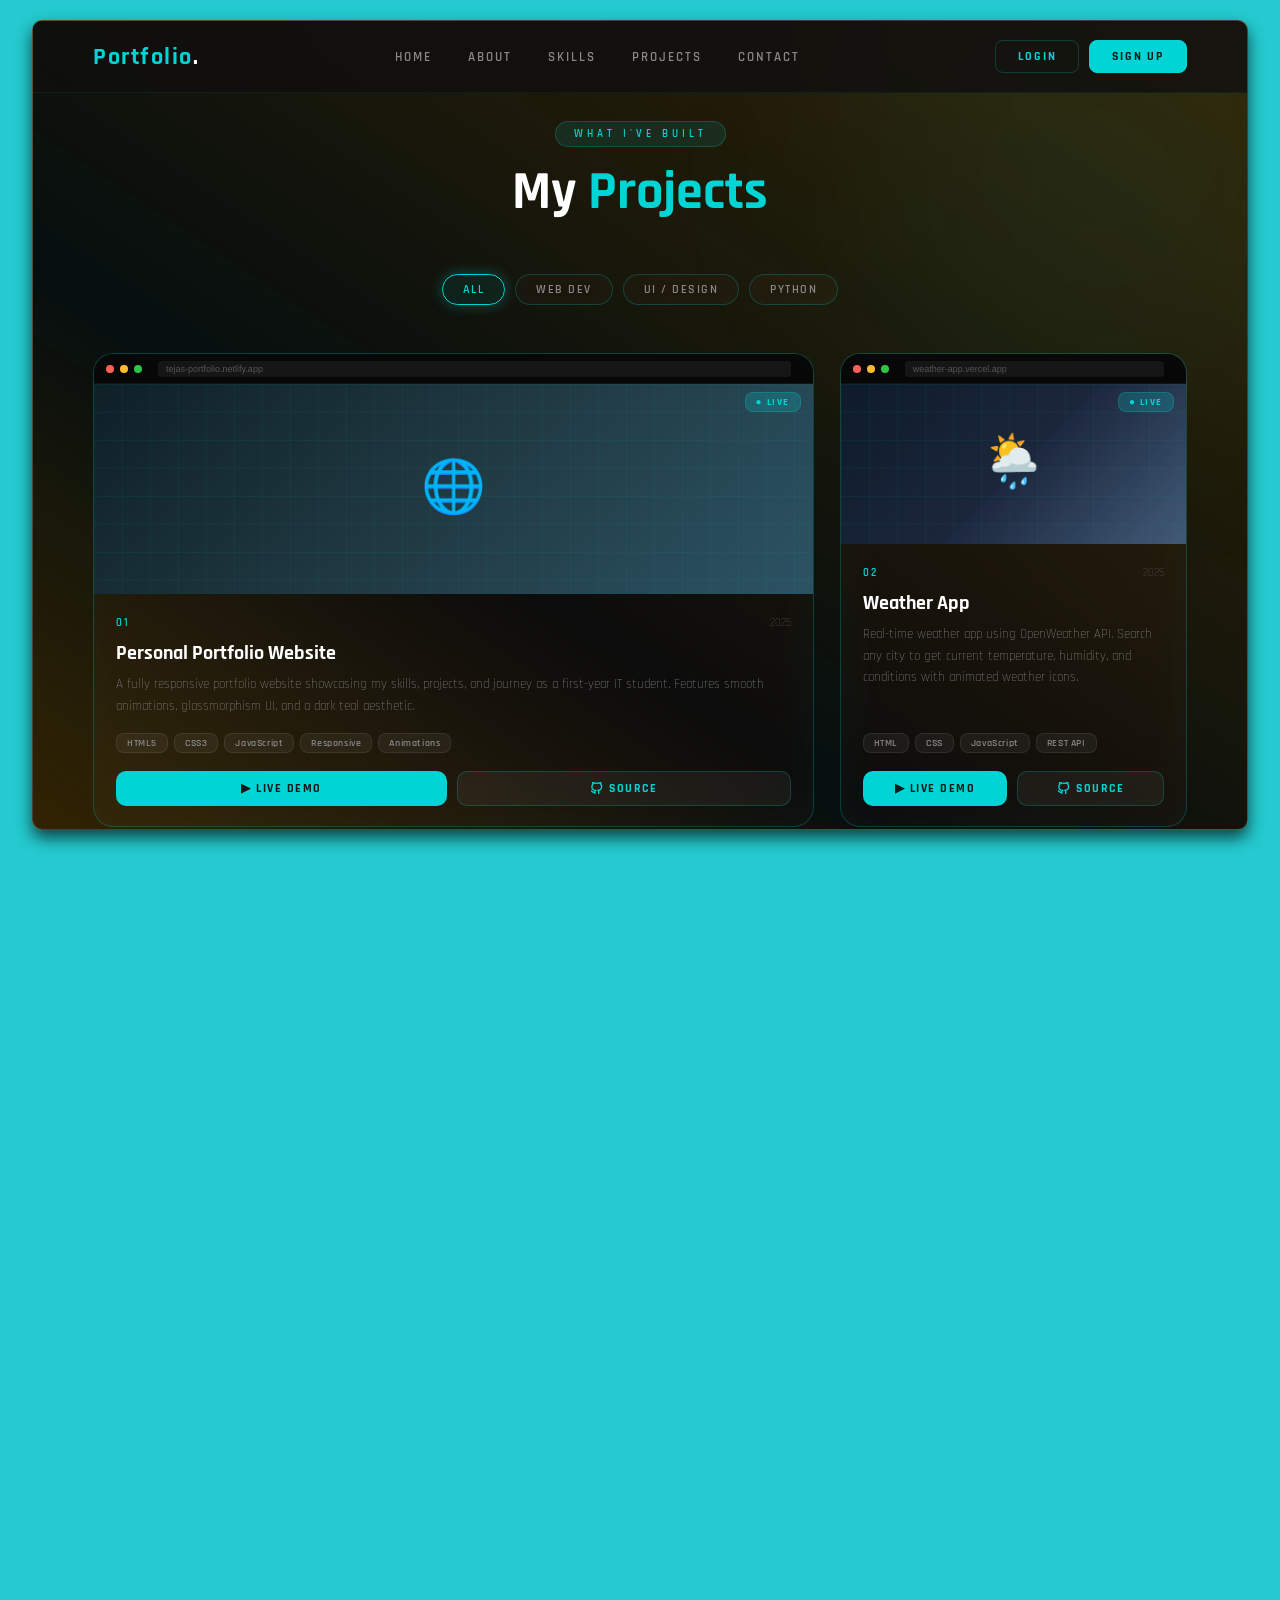
<file: projects.html>
<!DOCTYPE html>
<html lang="en">

<head>
    <meta charset="UTF-8" />
    <meta name="viewport" content="width=device-width, initial-scale=1.0" />
    <title>Click n Code — Tejas Jalit</title>

    <!-- Google Font -->
    <link href="https://fonts.googleapis.com/css2?family=Poppins:wght@400;500;600;700&display=swap" rel="stylesheet">

    <!-- CSS Files -->
    <link rel="stylesheet" href="css/style.css" />
    <link rel="stylesheet" href="css/resposive.css" />
</head>
  <style>
    *, *::before, *::after { box-sizing: border-box; margin: 0; padding: 0; }

    :root {
      --bg:            #02d4eb;
      --card-bg:      rgba(255,255,255,0.03);
      --cyan:         #00d4d4;
      --cyan-dim:     rgba(0,212,212,0.12);
      --cyan-glow:    rgba(0,212,212,0.30);
      --cyan-border:  rgba(0,212,212,0.22);
      --text:         #e8e8e8;
      --muted:        #777;
      --muted2:       #555;
    }

    /* body {
      background: var(--bg);
      font-family: 'Exo 2', sans-serif;
      color: var(--text);
      min-height: 100vh;
    } */

    /* ── SECTION ─────────────────────────────── */
    .projects-section {
      position: relative;
      padding: 100px 60px;
      overflow: hidden;

    }
    

    /* ambient blobs */
    .projects-section::before,
    .projects-section::after {
      content: '';
      position: absolute;
      border-radius: 50%;
      filter: blur(100px);
      pointer-events: none;
      z-index: 0;
    }
    .projects-section::before {
      width: 500px; height: 500px;
      background: rgba(0,212,212,0.055);
      top: -100px; right: -100px;
    }
    .projects-section::after {
      width: 350px; height: 350px;
      background: rgba(0,212,212,0.04);
      bottom: 0; left: -60px;
    }

    /* ── HEADER ──────────────────────────────── */
    .section-header {
      position: relative; z-index: 1;
      text-align: center;
      margin-bottom: 52px;
    }
    .section-tag {
      display: inline-block;
      font-family: 'Rajdhani', sans-serif;
      font-size: 11px; font-weight: 600;
      letter-spacing: 4px; text-transform: uppercase;
      color: var(--cyan);
      border: 1px solid var(--cyan-border);
      background: var(--cyan-dim);
      padding: 5px 18px; border-radius: 20px;
      margin-bottom: 16px;
    }
    .section-title {
      font-family: 'Rajdhani', sans-serif;
      font-size: clamp(36px, 5vw, 54px);
      font-weight: 700; color: #fff; line-height: 1.1;
    }
    .section-title span { color: var(--cyan); }
    .section-subtitle {
      margin-top: 12px; font-size: 15px;
      color: var(--muted); font-weight: 300;
      max-width: 500px; margin-inline: auto; line-height: 1.7;
    }
    .divider {
      width: 60px; height: 3px;
      background: linear-gradient(90deg, transparent, var(--cyan), transparent);
      margin: 20px auto 0; border-radius: 2px;
    }

    /* ── FILTER TABS ─────────────────────────── */
    .filter-tabs {
      position: relative; z-index: 1;
      display: flex; justify-content: center;
      gap: 10px; flex-wrap: wrap;
      margin-bottom: 48px;
    }
    .ftab {
      font-family: 'Rajdhani', sans-serif;
      font-size: 12px; font-weight: 600;
      letter-spacing: 1.5px; text-transform: uppercase;
      padding: 7px 20px; border-radius: 24px;
      border: 1px solid var(--cyan-border);
      background: var(--card-bg);
      color: var(--muted); cursor: pointer;
      transition: all 0.28s;
      backdrop-filter: blur(10px);
    }
    .ftab:hover, .ftab.active {
      background: var(--cyan-dim);
      border-color: var(--cyan);
      color: var(--cyan);
      box-shadow: 0 0 14px var(--cyan-glow);
    }

    /* ── GRID ────────────────────────────────── */
    .projects-grid {
      position: relative; z-index: 1;
      display: grid;
      grid-template-columns: repeat(3, 1fr);
      gap: 26px;
    }

    /* featured card spans 2 cols */
    .project-card.featured {
      grid-column: span 2;
    }

    /* ── CARD ────────────────────────────────── */
    .project-card {
      background: var(--card-bg);
      border: 1px solid var(--cyan-border);
      border-radius: 20px;
      overflow: hidden;
      backdrop-filter: blur(18px);
      -webkit-backdrop-filter: blur(18px);
      position: relative;
      display: flex; flex-direction: column;
      transition: transform 0.35s ease, box-shadow 0.35s ease, border-color 0.35s ease;
      animation: cardIn 0.55s ease both;
    }
    .project-card:nth-child(1){animation-delay:0.05s}
    .project-card:nth-child(2){animation-delay:0.12s}
    .project-card:nth-child(3){animation-delay:0.19s}
    .project-card:nth-child(4){animation-delay:0.26s}
    .project-card:nth-child(5){animation-delay:0.33s}

    @keyframes cardIn {
      from { opacity:0; transform:translateY(30px); }
      to   { opacity:1; transform:translateY(0);    }
    }

    .project-card:hover {
      transform: translateY(-8px);
      border-color: var(--cyan);
      box-shadow: 0 16px 48px rgba(0,212,212,0.14), 0 0 0 1px rgba(0,212,212,0.08);
    }

    /* ── MOCK BROWSER PREVIEW ────────────────── */
    .card-preview {
      position: relative;
      height: 190px;
      overflow: hidden;
      background: #111;
      flex-shrink: 0;
    }
    .featured .card-preview { height: 240px; }

    /* browser chrome bar */
    .browser-bar {
      position: absolute; top: 0; left: 0; right: 0;
      height: 30px;
      background: rgba(0,0,0,0.55);
      display: flex; align-items: center;
      padding: 0 12px; gap: 6px;
      z-index: 2; backdrop-filter: blur(4px);
      border-bottom: 1px solid rgba(255,255,255,0.05);
    }
    .dot {
      width: 8px; height: 8px; border-radius: 50%;
    }
    .dot-r { background: #ff5f57; }
    .dot-y { background: #febc2e; }
    .dot-g { background: #28c840; }
    .url-bar {
      flex: 1; margin: 0 10px;
      background: rgba(255,255,255,0.06);
      border-radius: 4px; height: 16px;
      display: flex; align-items: center;
      padding: 0 8px;
      font-size: 9px; color: var(--muted2);
      font-family: 'Exo 2', sans-serif;
      overflow: hidden; white-space: nowrap;
    }

    /* project visual fill */
    .preview-visual {
      position: absolute;
      inset: 30px 0 0 0;
      display: flex; align-items: center; justify-content: center;
      font-size: 52px;
      transition: transform 0.5s ease;
    }
    .project-card:hover .preview-visual { transform: scale(1.08); }

    /* each project gets a unique gradient BG */
    .p1 .preview-visual { background: linear-gradient(135deg,#0f2027,#203a43,#2c5364); }
    .p2 .preview-visual { background: linear-gradient(135deg,#0d1b2a,#1b263b,#415a77); }
    .p3 .preview-visual { background: linear-gradient(135deg,#1a0533,#2d1b69,#11998e); }
    .p4 .preview-visual { background: linear-gradient(135deg,#0f3443,#34e89e22,#0f3443); }
    .p5 .preview-visual { background: linear-gradient(135deg,#1c1c1c,#2e2e2e,#003333); }

    /* grid pattern overlay */
    .preview-visual::before {
      content: '';
      position: absolute; inset: 0;
      background-image:
        linear-gradient(rgba(0,212,212,0.05) 1px, transparent 1px),
        linear-gradient(90deg, rgba(0,212,212,0.05) 1px, transparent 1px);
      background-size: 28px 28px;
    }

    /* corner badge */
    .badge {
      position: absolute; top: 38px; right: 12px;
      font-family: 'Rajdhani', sans-serif;
      font-size: 10px; font-weight: 700;
      letter-spacing: 1.5px; text-transform: uppercase;
      padding: 3px 10px; border-radius: 8px;
      z-index: 3;
    }
    .badge-live  { background:rgba(0,212,212,0.2); color:var(--cyan); border:1px solid var(--cyan-border); }
    .badge-wip   { background:rgba(255,193,7,0.15); color:#ffc107;    border:1px solid rgba(255,193,7,0.3); }
    .badge-demo  { background:rgba(180,0,255,0.15); color:#cc55ff;    border:1px solid rgba(180,0,255,0.3); }

    /* ── CARD BODY ───────────────────────────── */
    .card-body {
      padding: 22px 22px 20px;
      display: flex; flex-direction: column;
      flex: 1;
    }
    .card-meta {
      display: flex; align-items: center;
      justify-content: space-between;
      margin-bottom: 10px;
    }
    .proj-num {
      font-family: 'Rajdhani', sans-serif;
      font-size: 11px; font-weight: 600;
      color: var(--cyan); letter-spacing: 2px;
    }
    .proj-year {
      font-size: 11px; color: var(--muted2);
      font-weight: 300;
    }
    .proj-title {
      font-family: 'Rajdhani', sans-serif;
      font-size: 20px; font-weight: 700; color: #fff;
      margin-bottom: 8px;
      transition: color 0.25s;
    }
    .project-card:hover .proj-title { color: var(--cyan); }
    .proj-desc {
      font-size: 13px; color: var(--muted);
      line-height: 1.65; font-weight: 300;
      flex: 1; margin-bottom: 16px;
    }

    /* tech pills */
    .tech-stack {
      display: flex; flex-wrap: wrap; gap: 6px;
      margin-bottom: 18px;
    }
    .tech-pill {
      font-size: 10px; font-weight: 600;
      letter-spacing: 0.6px;
      padding: 3px 10px; border-radius: 8px;
      background: rgba(255,255,255,0.05);
      border: 1px solid rgba(255,255,255,0.08);
      color: var(--muted);
      transition: all 0.25s;
    }
    .project-card:hover .tech-pill {
      background: var(--cyan-dim);
      border-color: rgba(0,212,212,0.28);
      color: var(--cyan);
    }

    /* action buttons */
    .card-actions {
      display: flex; gap: 10px;
    }
    .btn-demo, .btn-code {
      flex: 1;
      font-family: 'Rajdhani', sans-serif;
      font-size: 12px; font-weight: 700;
      letter-spacing: 1.5px; text-transform: uppercase;
      padding: 9px 0; border-radius: 10px;
      cursor: pointer; border: none;
      text-decoration: none; text-align: center;
      transition: all 0.28s;
      display: flex; align-items: center; justify-content: center; gap: 6px;
    }
    .btn-demo {
      background: var(--cyan);
      color: #0d1a1a;
    }
    .btn-demo:hover {
      background: #00ffff;
      box-shadow: 0 0 20px var(--cyan-glow);
      transform: translateY(-2px);
    }
    .btn-code {
      background: rgba(255,255,255,0.05);
      border: 1px solid var(--cyan-border);
      color: var(--cyan);
    }
    .btn-code:hover {
      background: var(--cyan-dim);
      border-color: var(--cyan);
      transform: translateY(-2px);
    }

    /* ── CTA ROW ─────────────────────────────── */
    .cta-row {
      position: relative; z-index: 1;
      text-align: center; margin-top: 56px;
    }
    .cta-text {
      font-size: 14px; color: var(--muted);
      margin-bottom: 18px; font-weight: 300;
    }
    .btn-github {
      display: inline-flex; align-items: center; gap: 10px;
      font-family: 'Rajdhani', sans-serif;
      font-size: 13px; font-weight: 700;
      letter-spacing: 2px; text-transform: uppercase;
      padding: 13px 36px; border-radius: 50px;
      border: 1px solid var(--cyan-border);
      background: var(--card-bg);
      color: var(--cyan); cursor: pointer;
      text-decoration: none;
      backdrop-filter: blur(10px);
      transition: all 0.3s;
    }
    .btn-github:hover {
      background: var(--cyan-dim);
      border-color: var(--cyan);
      box-shadow: 0 0 26px var(--cyan-glow);
      transform: translateY(-3px);
    }
    .gh-icon { font-size: 18px; }

    /* ── RESPONSIVE ──────────────────────────── */
    @media (max-width: 900px) {
      .projects-grid { grid-template-columns: 1fr 1fr; }
      .project-card.featured { grid-column: span 2; }
    }
    @media (max-width: 600px) {
      .projects-section { padding: 70px 20px; }
      .projects-grid { grid-template-columns: 1fr; }
      .project-card.featured { grid-column: span 1; }
    }
  </style>
<body>
    <div class="container scroll-box" >
        <!-- Navbar -->
  <div id="navbar"></div>

<script>
fetch("navbar.html")
  .then(response => response.text())
  .then(data => {
    document.getElementById("navbar").innerHTML = data;
  });
</script>

  <section class="projects-section" id="projects">

  <!-- Header -->
  <div class="section-header">
    <div class="section-tag">What I've Built</div>
    <h2 class="section-title">My <span>Projects</span></h2>
    <!-- <p class="section-subtitle">A collection of things I've designed and built while learning web development.</p> -->
    <!-- <div class="divider"></div> -->
  </div>

  <!-- Filter Tabs -->
  <div class="filter-tabs" id="filterTabs">
    <button class="ftab active" data-filter="all">All</button>
    <button class="ftab" data-filter="web">Web Dev</button>
    <button class="ftab" data-filter="ui">UI / Design</button>
    <button class="ftab" data-filter="python">Python</button>
  </div>

  <!-- Projects Grid -->
  <div class="projects-grid" id="projectsGrid">

    <!-- Card 1 – Featured -->
    <div class="project-card p1 featured" data-cat="web">
      <div class="card-preview">
        <div class="browser-bar">
          <div class="dot dot-r"></div>
          <div class="dot dot-y"></div>
          <div class="dot dot-g"></div>
          <div class="url-bar">tejas-portfolio.netlify.app</div>
        </div>
        <div class="preview-visual">🌐</div>
        <span class="badge badge-live">● Live</span>
      </div>
      <div class="card-body">
        <div class="card-meta">
          <span class="proj-num">01</span>
          <span class="proj-year">2025</span>
        </div>
        <div class="proj-title">Personal Portfolio Website</div>
        <div class="proj-desc">A fully responsive portfolio website showcasing my skills, projects, and journey as a first-year IT student. Features smooth animations, glassmorphism UI, and a dark teal aesthetic.</div>
        <div class="tech-stack">
          <span class="tech-pill">HTML5</span>
          <span class="tech-pill">CSS3</span>
          <span class="tech-pill">JavaScript</span>
          <span class="tech-pill">Responsive</span>
          <span class="tech-pill">Animations</span>
        </div>
        <div class="card-actions">
          <a href="#" class="btn-demo">▶ Live Demo</a>
          <a href="#" class="btn-code">
            <svg width="13" height="13" viewBox="0 0 24 24" fill="none" stroke="currentColor" stroke-width="2.5"><path d="M9 19c-5 1.5-5-2.5-7-3m14 6v-3.87a3.37 3.37 0 0 0-.94-2.61c3.14-.35 6.44-1.54 6.44-7A5.44 5.44 0 0 0 20 4.77 5.07 5.07 0 0 0 19.91 1S18.73.65 16 2.48a13.38 13.38 0 0 0-7 0C6.27.65 5.09 1 5.09 1A5.07 5.07 0 0 0 5 4.77a5.44 5.44 0 0 0-1.5 3.78c0 5.42 3.3 6.61 6.44 7A3.37 3.37 0 0 0 9 18.13V22"/></svg>
            Source
          </a>
        </div>
      </div>
    </div>

    <!-- Card 2 -->
    <div class="project-card p2" data-cat="web">
      <div class="card-preview">
        <div class="browser-bar">
          <div class="dot dot-r"></div>
          <div class="dot dot-y"></div>
          <div class="dot dot-g"></div>
          <div class="url-bar">weather-app.vercel.app</div>
        </div>
        <div class="preview-visual">🌦️</div>
        <span class="badge badge-live">● Live</span>
      </div>
      <div class="card-body">
        <div class="card-meta">
          <span class="proj-num">02</span>
          <span class="proj-year">2025</span>
        </div>
        <div class="proj-title">Weather App</div>
        <div class="proj-desc">Real-time weather app using OpenWeather API. Search any city to get current temperature, humidity, and conditions with animated weather icons.</div>
        <div class="tech-stack">
          <span class="tech-pill">HTML</span>
          <span class="tech-pill">CSS</span>
          <span class="tech-pill">JavaScript</span>
          <span class="tech-pill">REST API</span>
        </div>
        <div class="card-actions">
          <a href="#" class="btn-demo">▶ Live Demo</a>
          <a href="#" class="btn-code">
            <svg width="13" height="13" viewBox="0 0 24 24" fill="none" stroke="currentColor" stroke-width="2.5"><path d="M9 19c-5 1.5-5-2.5-7-3m14 6v-3.87a3.37 3.37 0 0 0-.94-2.61c3.14-.35 6.44-1.54 6.44-7A5.44 5.44 0 0 0 20 4.77 5.07 5.07 0 0 0 19.91 1S18.73.65 16 2.48a13.38 13.38 0 0 0-7 0C6.27.65 5.09 1 5.09 1A5.07 5.07 0 0 0 5 4.77a5.44 5.44 0 0 0-1.5 3.78c0 5.42 3.3 6.61 6.44 7A3.37 3.37 0 0 0 9 18.13V22"/></svg>
            Source
          </a>
        </div>
      </div>
    </div>

    <!-- Card 3 -->
    <div class="project-card p3" data-cat="ui">
      <div class="card-preview">
        <div class="browser-bar">
          <div class="dot dot-r"></div>
          <div class="dot dot-y"></div>
          <div class="dot dot-g"></div>
          <div class="url-bar">figma.com/tejas-ui-kit</div>
        </div>
        <div class="preview-visual">🎨</div>
        <span class="badge badge-demo">✦ Design</span>
      </div>
      <div class="card-body">
        <div class="card-meta">
          <span class="proj-num">03</span>
          <span class="proj-year">2025</span>
        </div>
        <div class="proj-title">UI Component Kit</div>
        <div class="proj-desc">A Figma-designed set of reusable UI components — buttons, cards, navbars — built for modern dark-themed web apps.</div>
        <div class="tech-stack">
          <span class="tech-pill">Figma</span>
          <span class="tech-pill">UI/UX</span>
          <span class="tech-pill">Design System</span>
        </div>
        <div class="card-actions">
          <a href="#" class="btn-demo">▶ View Design</a>
          <a href="#" class="btn-code">
            <svg width="13" height="13" viewBox="0 0 24 24" fill="none" stroke="currentColor" stroke-width="2.5"><path d="M9 19c-5 1.5-5-2.5-7-3m14 6v-3.87a3.37 3.37 0 0 0-.94-2.61c3.14-.35 6.44-1.54 6.44-7A5.44 5.44 0 0 0 20 4.77 5.07 5.07 0 0 0 19.91 1S18.73.65 16 2.48a13.38 13.38 0 0 0-7 0C6.27.65 5.09 1 5.09 1A5.07 5.07 0 0 0 5 4.77a5.44 5.44 0 0 0-1.5 3.78c0 5.42 3.3 6.61 6.44 7A3.37 3.37 0 0 0 9 18.13V22"/></svg>
            Source
          </a>
        </div>
      </div>
    </div>

    <!-- Card 4 -->
    <div class="project-card p4" data-cat="python">
      <div class="card-preview">
        <div class="browser-bar">
          <div class="dot dot-r"></div>
          <div class="dot dot-y"></div>
          <div class="dot dot-g"></div>
          <div class="url-bar">github.com/tejas/quiz-app</div>
        </div>
        <div class="preview-visual">🐍</div>
        <span class="badge badge-wip">◎ WIP</span>
      </div>
      <div class="card-body">
        <div class="card-meta">
          <span class="proj-num">04</span>
          <span class="proj-year">2026</span>
        </div>
        <div class="proj-title">Python Quiz App</div>
        <div class="proj-desc">A terminal-based quiz application built with Python. Tracks scores, randomizes questions, and supports multiple categories.</div>
        <div class="tech-stack">
          <span class="tech-pill">Python</span>
          <span class="tech-pill">OOP</span>
          <span class="tech-pill">CLI</span>
          <span class="tech-pill">File I/O</span>
        </div>
        <div class="card-actions">
          <a href="#" class="btn-demo">▶ See Demo</a>
          <a href="#" class="btn-code">
            <svg width="13" height="13" viewBox="0 0 24 24" fill="none" stroke="currentColor" stroke-width="2.5"><path d="M9 19c-5 1.5-5-2.5-7-3m14 6v-3.87a3.37 3.37 0 0 0-.94-2.61c3.14-.35 6.44-1.54 6.44-7A5.44 5.44 0 0 0 20 4.77 5.07 5.07 0 0 0 19.91 1S18.73.65 16 2.48a13.38 13.38 0 0 0-7 0C6.27.65 5.09 1 5.09 1A5.07 5.07 0 0 0 5 4.77a5.44 5.44 0 0 0-1.5 3.78c0 5.42 3.3 6.61 6.44 7A3.37 3.37 0 0 0 9 18.13V22"/></svg>
            Source
          </a>
        </div>
      </div>
    </div>

    <!-- Card 5 -->
    <div class="project-card p5" data-cat="web">
      <div class="card-preview">
        <div class="browser-bar">
          <div class="dot dot-r"></div>
          <div class="dot dot-y"></div>
          <div class="dot dot-g"></div>
          <div class="url-bar">to-do-list.netlify.app</div>
        </div>
        <div class="preview-visual">✅</div>
        <span class="badge badge-live">● Live</span>
      </div>
      <div class="card-body">
        <div class="card-meta">
          <span class="proj-num">05</span>
          <span class="proj-year">2024</span>
        </div>
        <div class="proj-title">To-Do List App</div>
        <div class="proj-desc">A clean, minimal to-do app with local storage persistence, task filtering, and smooth CSS transitions. My first full JS project.</div>
        <div class="tech-stack">
          <span class="tech-pill">HTML</span>
          <span class="tech-pill">CSS</span>
          <span class="tech-pill">JavaScript</span>
          <span class="tech-pill">LocalStorage</span>
        </div>
        <div class="card-actions">
          <a href="#" class="btn-demo">▶ Live Demo</a>
          <a href="#" class="btn-code">
            <svg width="13" height="13" viewBox="0 0 24 24" fill="none" stroke="currentColor" stroke-width="2.5"><path d="M9 19c-5 1.5-5-2.5-7-3m14 6v-3.87a3.37 3.37 0 0 0-.94-2.61c3.14-.35 6.44-1.54 6.44-7A5.44 5.44 0 0 0 20 4.77 5.07 5.07 0 0 0 19.91 1S18.73.65 16 2.48a13.38 13.38 0 0 0-7 0C6.27.65 5.09 1 5.09 1A5.07 5.07 0 0 0 5 4.77a5.44 5.44 0 0 0-1.5 3.78c0 5.42 3.3 6.61 6.44 7A3.37 3.37 0 0 0 9 18.13V22"/></svg>
            Source
          </a>
        </div>
      </div>
    </div>

  </div><!-- /grid -->

  <!-- CTA -->
  <div class="cta-row">
    <p class="cta-text">Want to see more? All my projects are available on GitHub.</p>
    <a href="https://github.com/" target="_blank" class="btn-github">
      <span class="gh-icon">
        <svg width="18" height="18" viewBox="0 0 24 24" fill="currentColor"><path d="M12 0C5.37 0 0 5.37 0 12c0 5.31 3.435 9.795 8.205 11.385.6.105.825-.255.825-.57 0-.285-.015-1.23-.015-2.235-3.015.555-3.795-.735-4.035-1.41-.135-.345-.72-1.41-1.23-1.695-.42-.225-1.02-.78-.015-.795.945-.015 1.62.87 1.845 1.23 1.08 1.815 2.805 1.305 3.495.99.105-.78.42-1.305.765-1.605-2.67-.3-5.46-1.335-5.46-5.925 0-1.305.465-2.385 1.23-3.225-.12-.3-.54-1.53.12-3.18 0 0 1.005-.315 3.3 1.23.96-.27 1.98-.405 3-.405s2.04.135 3 .405c2.295-1.56 3.3-1.23 3.3-1.23.66 1.65.24 2.88.12 3.18.765.84 1.23 1.905 1.23 3.225 0 4.605-2.805 5.625-5.475 5.925.435.375.81 1.095.81 2.22 0 1.605-.015 2.895-.015 3.3 0 .315.225.69.825.57A12.02 12.02 0 0 0 24 12c0-6.63-5.37-12-12-12z"/></svg>
      </span>
      View All on GitHub
    </a>
  </div>

</section>











    </div>
<script>
  // Filter logic
  document.getElementById('filterTabs').addEventListener('click', e => {
    const btn = e.target.closest('.ftab');
    if (!btn) return;
    const filter = btn.dataset.filter;

    document.querySelectorAll('.ftab').forEach(b => b.classList.remove('active'));
    btn.classList.add('active');

    document.querySelectorAll('.project-card').forEach((card, i) => {
      const match = filter === 'all' || card.dataset.cat === filter;
      if (match) {
        card.style.display = 'flex';
        card.style.animation = 'none';
        card.offsetHeight;
        card.style.animation = `cardIn 0.5s ease ${i * 0.08}s both`;
      } else {
        card.style.display = 'none';
      }
    });

    // Fix featured span when filtering
    document.querySelectorAll('.project-card.featured').forEach(card => {
      const visible = card.style.display !== 'none';
      card.style.gridColumn = visible ? 'span 2' : 'span 1';
    });
  });
</script>
</body>

</html>
</file>
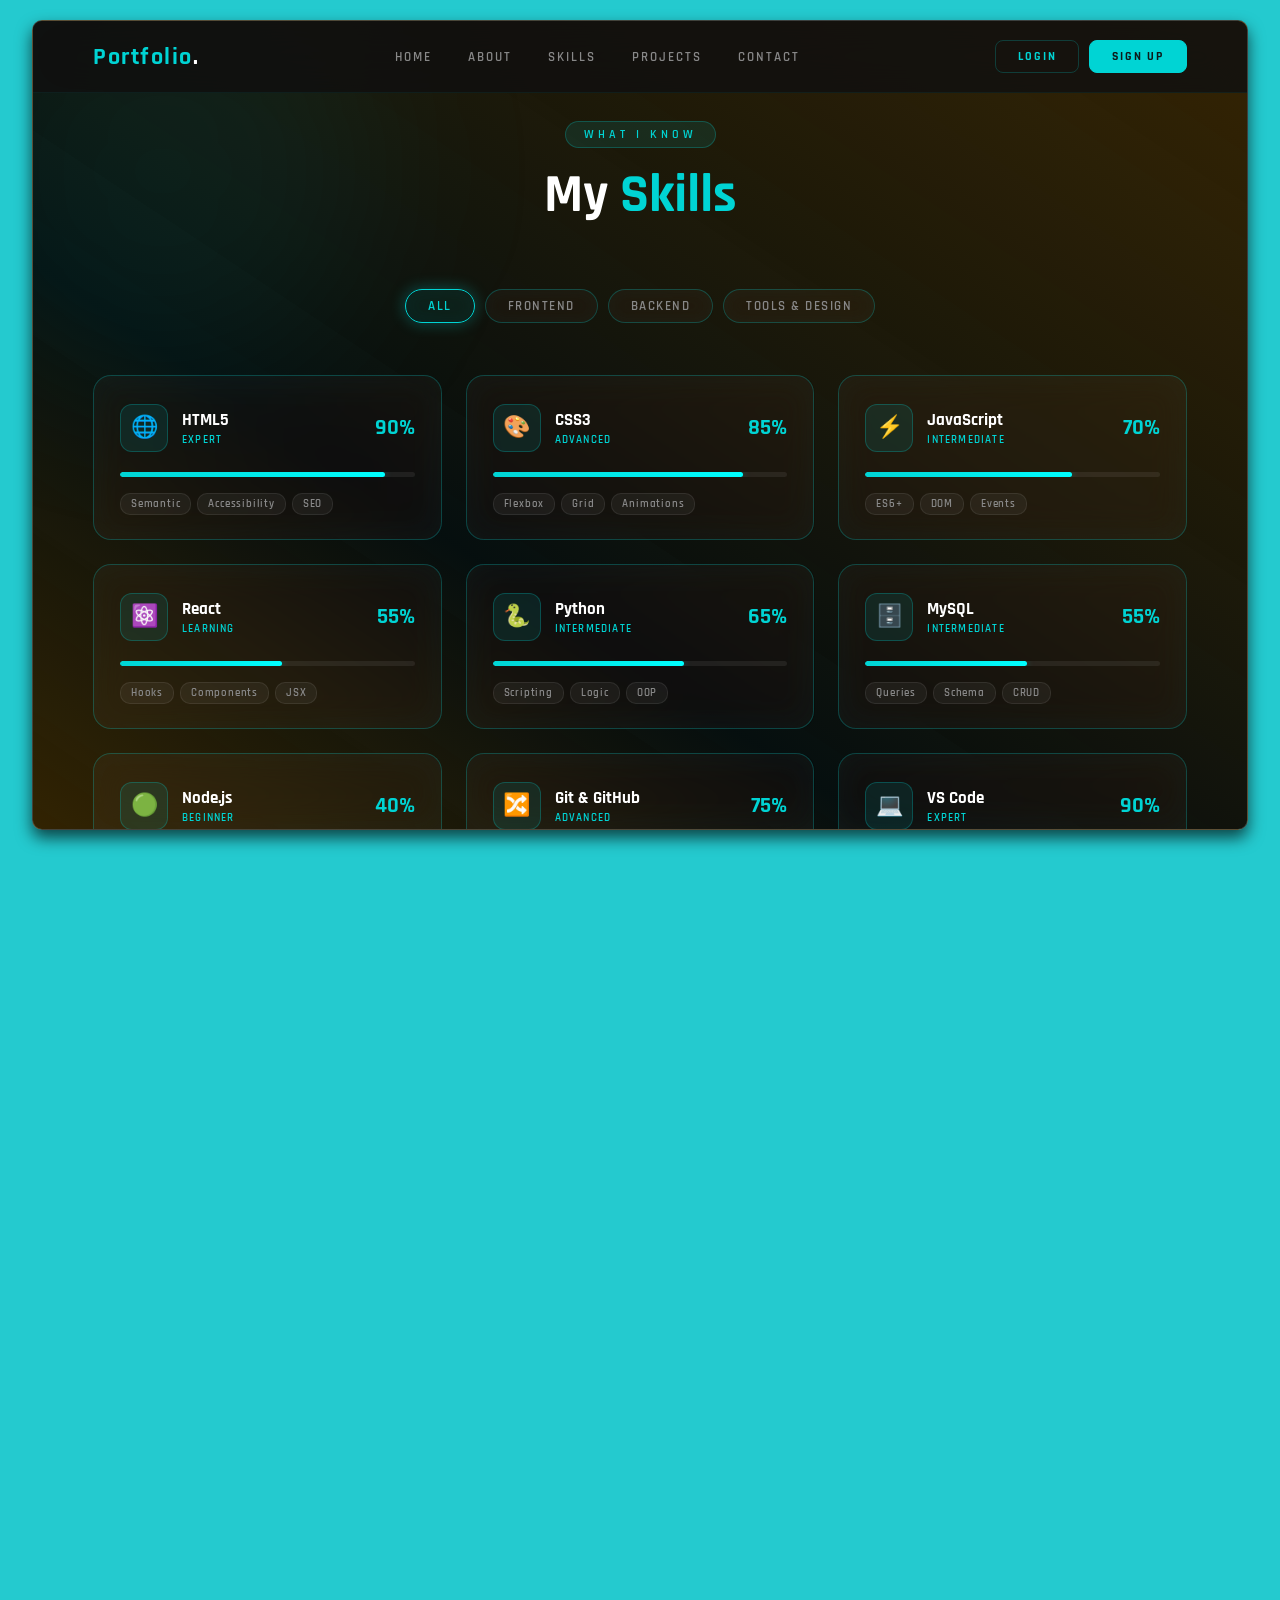
<file: skills.html>
<!doctype html>
<html lang="en">
  <head>
    <meta charset="UTF-8" />
    <meta name="viewport" content="width=device-width, initial-scale=1.0" />
    <title>Click n Code — Tejas Jalit</title>

    <!-- Google Font -->
    <link
      href="https://fonts.googleapis.com/css2?family=Poppins:wght@400;500;600;700&display=swap"
      rel="stylesheet"
    />

    <!-- CSS Files -->
    <link rel="stylesheet" href="css/style.css" />
    <link rel="stylesheet" href="css/resposive.css" />
  </head>
  <style>
    *,
    *::before,
    *::after {
      box-sizing: border-box;
      margin: 0;
      padding: 0;
    }

    :root {
      --bg: #02d4eb;
      --bg2: #111111;
      --cyan: #02d4eb;
      --cyan-dim: rgba(0, 212, 212, 0.15);
      --cyan-glow: rgba(0, 212, 212, 0.35);
      --glass-bg: rgba(255, 255, 255, 0.04);
      --glass-border: rgba(0, 212, 212, 0.25);
      --text: #e8e8e8;
      --muted: #888;
    }

    /* body {
      background: var(--bg);
      font-family: 'Exo 2', sans-serif;
      color: var(--text);
      min-height: 100vh;
    } */

    /* ─── SECTION ─────────────────────────────────── */
    .skills-section {
      position: relative;
      padding: 100px 60px;
    }

    /* Ambient background blobs */
    .skills-section::before,
    .skills-section::after {
      content: "";
      position: absolute;
      border-radius: 50%;
      filter: blur(90px);
      pointer-events: none;
      z-index: 0;
    }
    .skills-section::before {
      width: 420px;
      height: 420px;
      background: rgba(0, 212, 212, 0.07);
      top: -60px;
      left: -80px;
    }
    .skills-section::after {
      width: 340px;
      height: 340px;
      background: rgba(0, 212, 212, 0.05);
      bottom: 40px;
      right: -60px;
    }

    /* ─── HEADER ──────────────────────────────────── */
    .section-header {
      position: relative;
      z-index: 1;
      text-align: center;
      margin-bottom: 64px;
    }
    .section-tag {
      display: inline-block;
      font-family: "Rajdhani", sans-serif;
      font-size: 12px;
      font-weight: 600;
      letter-spacing: 4px;
      text-transform: uppercase;
      color: var(--cyan);
      border: 1px solid var(--glass-border);
      background: var(--cyan-dim);
      padding: 5px 18px;
      border-radius: 20px;
      margin-bottom: 18px;
    }
    .section-title {
      font-family: "Rajdhani", sans-serif;
      font-size: clamp(36px, 5vw, 54px);
      font-weight: 700;
      color: #fff;
      line-height: 1.1;
    }
    .section-title span {
      color: var(--cyan);
    }
    .section-subtitle {
      margin-top: 12px;
      font-size: 15px;
      color: var(--muted);
      font-weight: 300;
      max-width: 520px;
      margin-inline: auto;
      line-height: 1.7;
    }

    /* Decorative divider */
    .divider {
      width: 60px;
      height: 3px;
      background: linear-gradient(90deg, transparent, var(--cyan), transparent);
      margin: 20px auto 0;
      border-radius: 2px;
    }

    /* ─── CATEGORIES TABS ────────────────────────── */
    .tabs {
      position: relative;
      z-index: 1;
      display: flex;
      justify-content: center;
      gap: 10px;
      flex-wrap: wrap;
      margin-bottom: 52px;
    }
    .tab-btn {
      font-family: "Rajdhani", sans-serif;
      font-size: 13px;
      font-weight: 600;
      letter-spacing: 1.5px;
      text-transform: uppercase;
      padding: 8px 22px;
      border-radius: 24px;
      border: 1px solid var(--glass-border);
      background: var(--glass-bg);
      color: var(--muted);
      cursor: pointer;
      transition: all 0.3s ease;
      backdrop-filter: blur(10px);
    }
    .tab-btn:hover,
    .tab-btn.active {
      background: var(--cyan-dim);
      border-color: var(--cyan);
      color: var(--cyan);
      box-shadow: 0 0 16px var(--cyan-glow);
    }

    /* ─── SKILLS GRID ─────────────────────────────── */
    .skills-grid {
      position: relative;
      z-index: 1;
      display: grid;
      grid-template-columns: repeat(auto-fill, minmax(280px, 1fr));
      gap: 24px;
    }

    /* ─── SKILL CARD ──────────────────────────────── */
    .skill-card {
      background: var(--glass-bg);
      border: 1px solid var(--glass-border);
      border-radius: 18px;
      padding: 28px 26px 24px;
      backdrop-filter: blur(16px);
      -webkit-backdrop-filter: blur(16px);
      position: relative;
      overflow: hidden;
      cursor: default;
      transition:
        transform 0.35s ease,
        box-shadow 0.35s ease,
        border-color 0.35s ease;
      animation: fadeUp 0.5s ease both;
    }

    /* stagger */
    .skill-card:nth-child(1) {
      animation-delay: 0.05s;
    }
    .skill-card:nth-child(2) {
      animation-delay: 0.1s;
    }
    .skill-card:nth-child(3) {
      animation-delay: 0.15s;
    }
    .skill-card:nth-child(4) {
      animation-delay: 0.2s;
    }
    .skill-card:nth-child(5) {
      animation-delay: 0.25s;
    }
    .skill-card:nth-child(6) {
      animation-delay: 0.3s;
    }

    @keyframes fadeUp {
      from {
        opacity: 0;
        transform: translateY(24px);
      }
      to {
        opacity: 1;
        transform: translateY(0);
      }
    }

    .skill-card::before {
      content: "";
      position: absolute;
      inset: 0;
      background: linear-gradient(
        135deg,
        rgba(0, 212, 212, 0.06) 0%,
        transparent 60%
      );
      opacity: 0;
      transition: opacity 0.35s;
    }
    .skill-card:hover {
      transform: translateY(-6px);
      border-color: var(--cyan);
      box-shadow:
        0 12px 40px rgba(0, 212, 212, 0.15),
        0 0 0 1px rgba(0, 212, 212, 0.1);
    }
    .skill-card:hover::before {
      opacity: 1;
    }

    /* Glare streak */
    .skill-card::after {
      content: "";
      position: absolute;
      top: 0;
      left: -80%;
      width: 60%;
      height: 100%;
      background: linear-gradient(
        105deg,
        transparent,
        rgba(255, 255, 255, 0.04),
        transparent
      );
      transform: skewX(-20deg);
      transition: left 0.6s ease;
    }
    .skill-card:hover::after {
      left: 140%;
    }

    .card-top {
      display: flex;
      align-items: center;
      gap: 14px;
      margin-bottom: 20px;
    }
    .skill-icon {
      width: 48px;
      height: 48px;
      border-radius: 12px;
      background: var(--cyan-dim);
      border: 1px solid var(--glass-border);
      display: flex;
      align-items: center;
      justify-content: center;
      font-size: 22px;
      flex-shrink: 0;
      transition:
        background 0.3s,
        box-shadow 0.3s;
    }
    .skill-card:hover .skill-icon {
      background: rgba(0, 212, 212, 0.22);
      box-shadow: 0 0 18px var(--cyan-glow);
    }
    .skill-info {
      flex: 1;
      min-width: 0;
    }
    .skill-name {
      font-family: "Rajdhani", sans-serif;
      font-size: 17px;
      font-weight: 700;
      color: #fff;
      white-space: nowrap;
      overflow: hidden;
      text-overflow: ellipsis;
    }
    .skill-level-label {
      font-size: 11px;
      color: var(--cyan);
      font-weight: 600;
      letter-spacing: 1.2px;
      text-transform: uppercase;
      margin-top: 2px;
    }
    .skill-pct {
      font-family: "Rajdhani", sans-serif;
      font-size: 22px;
      font-weight: 700;
      color: var(--cyan);
    }

    /* Progress bar */
    .progress-track {
      width: 100%;
      height: 5px;
      background: rgba(255, 255, 255, 0.07);
      border-radius: 10px;
      overflow: hidden;
      margin-bottom: 16px;
    }
    .progress-fill {
      height: 100%;
      border-radius: 10px;
      background: linear-gradient(90deg, var(--cyan), #00ffff);
      box-shadow: 0 0 8px var(--cyan-glow);
      width: 0;
      transition: width 1.2s cubic-bezier(0.23, 1, 0.32, 1);
    }

    /* Tags */
    .skill-tags {
      display: flex;
      flex-wrap: wrap;
      gap: 6px;
    }
    .tag {
      font-size: 10.5px;
      font-weight: 600;
      letter-spacing: 0.8px;
      padding: 3px 10px;
      border-radius: 10px;
      background: rgba(255, 255, 255, 0.05);
      border: 1px solid rgba(255, 255, 255, 0.08);
      color: var(--muted);
      transition: all 0.25s;
    }
    .skill-card:hover .tag {
      background: var(--cyan-dim);
      border-color: rgba(0, 212, 212, 0.3);
      color: var(--cyan);
    }

    /* ─── STATS ROW ───────────────────────────────── */
    .stats-row {
      position: relative;
      z-index: 1;
      display: flex;
      justify-content: center;
      gap: 0;
      margin-top: 60px;
    }
    .stat-item {
      flex: 1;
      max-width: 200px;
      text-align: center;
      padding: 28px 20px;
      background: var(--glass-bg);
      border: 1px solid var(--glass-border);
      backdrop-filter: blur(16px);
      transition:
        background 0.3s,
        box-shadow 0.3s;
    }
    .stat-item:first-child {
      border-radius: 18px 0 0 18px;
    }
    .stat-item:last-child {
      border-radius: 0 18px 18px 0;
    }
    .stat-item:not(:last-child) {
      border-right: none;
    }
    .stat-item:hover {
      background: var(--cyan-dim);
      box-shadow: 0 0 20px var(--cyan-glow);
    }
    .stat-num {
      font-family: "Rajdhani", sans-serif;
      font-size: 38px;
      font-weight: 700;
      color: var(--cyan);
      line-height: 1;
    }
    .stat-label {
      font-size: 11px;
      letter-spacing: 2px;
      text-transform: uppercase;
      color: var(--muted);
      margin-top: 6px;
    }

    /* ─── HIDDEN category sets ────────────────────── */
    .cat-panel {
      display: none;
    }
    .cat-panel.active {
      display: grid;
    }

    /* ─── RESPONSIVE ──────────────────────────────── */
    @media (max-width: 768px) {
      .skills-section {
        padding: 70px 24px;
      }
      .stat-item {
        padding: 20px 14px;
      }
      .stat-num {
        font-size: 28px;
      }
      .stats-row {
        flex-wrap: wrap;
        gap: 12px;
      }
      .stat-item {
        border-radius: 14px !important;
        border: 1px solid var(--glass-border) !important;
        max-width: none;
      }
    }
  </style>
  <body>
    <div class="container scroll-box">
      <!-- Navbar -->
    <div id="navbar"></div>

<script>
fetch("navbar.html")
  .then(response => response.text())
  .then(data => {
    document.getElementById("navbar").innerHTML = data;
  });
</script>

      <section class="skills-section" id="skills">
        <!-- Header -->
        <div class="section-header">
          <div class="section-tag">What I Know</div>
          <h2 class="section-title">My <span>Skills</span></h2>
          <!-- <p class="section-subtitle">
            Technologies and tools I've been working with as a first-year IT
            engineering student.
          </p> -->
          <!-- <div class="divider"></div> -->
        </div>

        <!-- Category Tabs -->
        <div class="tabs" id="tabs">
          <button class="tab-btn active" data-cat="all">All</button>
          <button class="tab-btn" data-cat="frontend">Frontend</button>
          <button class="tab-btn" data-cat="backend">Backend</button>
          <button class="tab-btn" data-cat="tools">Tools & Design</button>
        </div>

        <!-- All skills grid (default) -->
        <div class="skills-grid cat-panel active" id="cat-all"></div>
        <div class="skills-grid cat-panel" id="cat-frontend"></div>
        <div class="skills-grid cat-panel" id="cat-backend"></div>
        <div class="skills-grid cat-panel" id="cat-tools"></div>

        <!-- Stats -->
        <div class="stats-row">
          <div class="stat-item">
            <div class="stat-num">10+</div>
            <div class="stat-label">Technologies</div>
          </div>
          <div class="stat-item">
            <div class="stat-num">5+</div>
            <div class="stat-label">Projects Built</div>
          </div>
          <div class="stat-item">
            <div class="stat-num">1+</div>
            <div class="stat-label">Year Learning</div>
          </div>
          <div class="stat-item">
            <div class="stat-num">∞</div>
            <div class="stat-label">Curiosity</div>
          </div>
        </div>
      </section>
    </div>
  </body>
  <script>
    const SKILLS = [
      {
        name: "HTML5",
        icon: "🌐",
        pct: 90,
        level: "Expert",
        cat: "frontend",
        tags: ["Semantic", "Accessibility", "SEO"],
      },
      {
        name: "CSS3",
        icon: "🎨",
        pct: 85,
        level: "Advanced",
        cat: "frontend",
        tags: ["Flexbox", "Grid", "Animations"],
      },
      {
        name: "JavaScript",
        icon: "⚡",
        pct: 70,
        level: "Intermediate",
        cat: "frontend",
        tags: ["ES6+", "DOM", "Events"],
      },
      {
        name: "React",
        icon: "⚛️",
        pct: 55,
        level: "Learning",
        cat: "frontend",
        tags: ["Hooks", "Components", "JSX"],
      },
      {
        name: "Python",
        icon: "🐍",
        pct: 65,
        level: "Intermediate",
        cat: "backend",
        tags: ["Scripting", "Logic", "OOP"],
      },
      {
        name: "MySQL",
        icon: "🗄️",
        pct: 55,
        level: "Intermediate",
        cat: "backend",
        tags: ["Queries", "Schema", "CRUD"],
      },
      {
        name: "Node.js",
        icon: "🟢",
        pct: 40,
        level: "Beginner",
        cat: "backend",
        tags: ["Express", "REST", "APIs"],
      },
      {
        name: "Git & GitHub",
        icon: "🔀",
        pct: 75,
        level: "Advanced",
        cat: "tools",
        tags: ["Version Control", "Collab", "CI"],
      },
      {
        name: "VS Code",
        icon: "💻",
        pct: 90,
        level: "Expert",
        cat: "tools",
        tags: ["Extensions", "Debug", "Git"],
      },
      {
        name: "Figma",
        icon: "🖌️",
        pct: 60,
        level: "Intermediate",
        cat: "tools",
        tags: ["Wireframe", "UI/UX", "Prototype"],
      },
      {
        name: "Responsive Design",
        icon: "📱",
        pct: 80,
        level: "Advanced",
        cat: "frontend",
        tags: ["Mobile First", "Media Queries"],
      },
      {
        name: "C Programming",
        icon: "🔧",
        pct: 70,
        level: "Intermediate",
        cat: "backend",
        tags: ["Pointers", "Memory", "Algorithms"],
      },
    ];

    function makeCard(s) {
      return `
      <div class="skill-card">
        <div class="card-top">
          <div class="skill-icon">${s.icon}</div>
          <div class="skill-info">
            <div class="skill-name">${s.name}</div>
            <div class="skill-level-label">${s.level}</div>
          </div>
          <div class="skill-pct">${s.pct}%</div>
        </div>
        <div class="progress-track">
          <div class="progress-fill" data-width="${s.pct}"></div>
        </div>
        <div class="skill-tags">
          ${s.tags.map((t) => `<span class="tag">${t}</span>`).join("")}
        </div>
      </div>`;
    }

    // Populate grids
    const allEl = document.getElementById("cat-all");
    const frontEl = document.getElementById("cat-frontend");
    const backEl = document.getElementById("cat-backend");
    const toolsEl = document.getElementById("cat-tools");

    SKILLS.forEach((s) => {
      allEl.insertAdjacentHTML("beforeend", makeCard(s));
      if (s.cat === "frontend")
        frontEl.insertAdjacentHTML("beforeend", makeCard(s));
      if (s.cat === "backend")
        backEl.insertAdjacentHTML("beforeend", makeCard(s));
      if (s.cat === "tools")
        toolsEl.insertAdjacentHTML("beforeend", makeCard(s));
    });

    // Animate bars on load
    function animateBars(container) {
      container.querySelectorAll(".progress-fill").forEach((bar) => {
        setTimeout(() => {
          bar.style.width = bar.dataset.width + "%";
        }, 200);
      });
    }
    animateBars(allEl);

    // Tab switching
    document.getElementById("tabs").addEventListener("click", (e) => {
      const btn = e.target.closest(".tab-btn");
      if (!btn) return;
      const cat = btn.dataset.cat;

      document
        .querySelectorAll(".tab-btn")
        .forEach((b) => b.classList.remove("active"));
      btn.classList.add("active");

      document
        .querySelectorAll(".cat-panel")
        .forEach((p) => p.classList.remove("active"));
      const panel = document.getElementById("cat-" + cat);
      panel.classList.add("active");

      // Reset & animate bars
      panel
        .querySelectorAll(".progress-fill")
        .forEach((b) => (b.style.width = "0"));
      panel.querySelectorAll(".skill-card").forEach((c, i) => {
        c.style.animation = "none";
        c.offsetHeight; // reflow
        c.style.animation = `fadeUp 0.5s ease ${i * 0.07}s both`;
      });
      animateBars(panel);
    });
  </script>
</html>
</file>
<file: css/style.css>
:root {
  --main-color: #02d4eb;
  --secondary-color: #00d9ff;
  --text-color: #333;
  --bg-color: #f9f9f9;
}

:root {
  --primary-color: #4a6bff;
  --secondary-color: #f8f9fa;
  --accent-color: #ff7e5f;
  --text-color: #333;
  --light-text: #6c757d;
  --border-radius: 8px;
  --box-shadow: 0 4px 20px rgba(0, 0, 0, 0.1);
  --transition: all 0.3s ease;
}

body {
  margin: 0;
  font-family: "Poppins", sans-serif;
  background-color: var(--main-color);
  display: flex;
  color: #f9f9f9;
  justify-content: center;
  align-items: flex-start;
  min-height: 100vh;
  height: 200px;
  overflow: hidden;

}

.container {
  width: 95%;
  height: 90vh;
  margin-top: 20px;
  border-radius: 10px;
  background: linear-gradient(
    to top right,
    rgb(50, 35, 2) 0%,
    rgba(4, 4, 4, 0.427) 35%,
    rgb(53, 36, 3) 100%
  );
  box-shadow: 0 8px 16px rgba(1, 1, 1, 0.655);
  padding-bottom: 20px;
  overflow: hidden;
  

  background-color: rgba(6, 6, 6, 0.918);

  border: 1px solid rgba(255, 255, 255, 0.2);
  backdrop-filter: blur(10px);
  -webkit-backdrop-filter: blur(10px);
  /* For Safari */

}
.scroll-box {
  
    overflow-y: scroll;

    scrollbar-width: none;
    /* Firefox */
    -ms-overflow-style: none;
    /* IE/Edge */
}

.scroll-box::-webkit-scrollbar {
    display: none;
    /* Chrome, Safari */
}
.content {
  display: flex;
  justify-content: center;
  align-items: center;
  /* flex-direction: column; */
}


/* -------------------navbar---------------------- */
/* ═══════════════════════════════════════════════════
   NAVBAR CSS — Tejas Jalit Portfolio
   Fonts: Rajdhani (display) + Exo 2 (body)
   Colors: #1a1a1a bg · #00d4d4 cyan accent
   ═══════════════════════════════════════════════════ */

/* ── CSS Variables ──────────────────────────────── */
:root {
    --bg: #1a1a1a;
    --nav-bg: transparent;
    --nav-scrolled: rgba(13, 13, 13, 0.96);
    --cyan: #00d4d4;
    --cyan-dim: rgba(0, 212, 212, 0.12);
    --cyan-mid: rgba(0, 212, 212, 0.20);
    --cyan-glow: rgba(0, 212, 212, 0.35);
    --cyan-border: rgba(0, 212, 212, 0.25);
    --text: #e8e8e8;
    --muted: #888888;
    --nav-height: 72px;
}

/* ── Reset ──────────────────────────────────────── */
*,
*::before,
*::after {
    box-sizing: border-box;
    margin: 0;
    padding: 0;
}

body {
    background: var(--bg);
    font-family: 'Exo 2', sans-serif;
    color: var(--text);
}

/* ══════════════════════════════════════════════════
   NAVBAR
══════════════════════════════════════════════════ */
.navbar {
    position: fixed;
    top: 0;
    left: 0;
    right: 0;
    z-index: 999;

    height: var(--nav-height);
    padding: 0 56px;

    display: flex;
    align-items: center;
    justify-content: space-between;
    gap: 24px;

    background: var(--nav-bg);
    /* backdrop-filter: blur(22px); */
    /* -webkit-backdrop-filter: blur(22px); */
    /* border-bottom: 1px solid rgba(0, 212, 212, 0.07); */

    transition: background 0.35s ease, box-shadow 0.35s ease, border-color 0.35s ease;
}

/* scrolled state */
.navbar.scrolled {
    background: var(--nav-scrolled);
    box-shadow: 0 4px 32px rgba(0, 0, 0, 0.45);
    border-bottom-color: var(--cyan-border);
}

/* ── Logo ───────────────────────────────────────── */
.logo a {
    font-family: 'Rajdhani', sans-serif;
    font-size: 26px;
    font-weight: 700;
    color: var(--cyan);
    text-decoration: none;
    letter-spacing: 0.5px;
    transition: text-shadow 0.3s;
}

.logo a:hover {
    text-shadow: 0 0 18px var(--cyan-glow);
}

.logo-dot {
    color: #ffffff;
}

/* ── Nav Items (desktop) ────────────────────────── */
.nav-items {
    list-style: none;
    display: flex;
    align-items: center;
    gap: 4px;
    flex: 1;
    justify-content: center;
}

.nav-link {
    font-family: 'Rajdhani', sans-serif;
    font-size: 13px;
    font-weight: 600;
    letter-spacing: 1.8px;
    text-transform: uppercase;
    color: var(--muted);
    text-decoration: none;
    padding: 8px 16px;
    border-radius: 8px;

    position: relative;
    transition: color 0.28s ease, background 0.28s ease;
}

/* animated underline */
.nav-link::after {
    content: '';
    position: absolute;
    bottom: 4px;
    left: 50%;
    right: 50%;
    height: 2px;
    background: var(--cyan);
    border-radius: 2px;
    transition: left 0.3s ease, right 0.3s ease;
}

.nav-link:hover {
    color: var(--cyan);
    background: var(--cyan-dim);
}

.nav-link:hover::after,
.nav-link.active::after {
    left: 16px;
    right: 16px;
}

/* active page link */
.nav-link.active {
    color: var(--cyan);
}

/* ── Action Buttons ─────────────────────────────── */
.nav-actions {
    display: flex;
    align-items: center;
    gap: 10px;
    flex-shrink: 0;
}

/* shared button base */
.btn-login,
.btn-signup {
    font-family: 'Rajdhani', sans-serif;
    font-size: 12px;
    font-weight: 700;
    letter-spacing: 1.8px;
    text-transform: uppercase;
    text-decoration: none;
    padding: 8px 22px;
    border-radius: 8px;
    cursor: pointer;
    transition: all 0.28s ease;
    white-space: nowrap;
}

/* Login – outlined */
.btn-login {
    color: var(--cyan);
    border: 1px solid var(--cyan-border);
    background: transparent;
}

.btn-login:hover {
    background: var(--cyan-dim);
    border-color: var(--cyan);
    box-shadow: 0 0 16px var(--cyan-glow);
}

/* Sign Up – filled */
.btn-signup {
    color: #0d1a1a;
    background: var(--cyan);
    border: 1px solid var(--cyan);
}

.btn-signup:hover {
    background: #00ffff;
    border-color: #00ffff;
    box-shadow: 0 0 22px var(--cyan-glow);
    transform: translateY(-2px);
}

/* ── Hamburger (mobile) ─────────────────────────── */
.hamburger {
    display: none;
    flex-direction: column;
    justify-content: center;
    gap: 5px;
    width: 40px;
    height: 40px;
    padding: 8px;
    background: transparent;
    border: 1px solid var(--cyan-border);
    border-radius: 8px;
    cursor: pointer;
    transition: border-color 0.28s, background 0.28s;
    flex-shrink: 0;
}

.hamburger:hover {
    border-color: var(--cyan);
    background: var(--cyan-dim);
}

.hamburger span {
    display: block;
    width: 100%;
    height: 2px;
    background: var(--cyan);
    border-radius: 2px;
    transition: transform 0.35s ease, opacity 0.35s ease, width 0.35s ease;
    transform-origin: center;
}

/* animated X when open */
.hamburger.active span:nth-child(1) {
    transform: translateY(7px) rotate(45deg);
}

.hamburger.active span:nth-child(2) {
    opacity: 0;
    width: 0;
}

.hamburger.active span:nth-child(3) {
    transform: translateY(-7px) rotate(-45deg);
}

/* ══════════════════════════════════════════════════
   MOBILE DRAWER
══════════════════════════════════════════════════ */
.mobile-drawer {
    position: fixed;
    top: var(--nav-height);
    left: 0;
    right: 0;
    z-index: 998;

    background: rgba(12, 12, 12, 0.97);
    backdrop-filter: blur(24px);
    -webkit-backdrop-filter: blur(24px);
    border-bottom: 1px solid var(--cyan-border);

    padding: 24px 28px 32px;
    display: flex;
    flex-direction: column;
    gap: 6px;

    /* hidden by default */
    opacity: 0;
    transform: translateY(-12px);
    pointer-events: none;
    transition: opacity 0.3s ease, transform 0.3s ease;
}

.mobile-drawer.open {
    opacity: 1;
    transform: translateY(0);
    pointer-events: all;
}

.mobile-nav-items {
    list-style: none;
    display: flex;
    flex-direction: column;
    gap: 4px;
}

.mobile-nav-items a {
    display: block;
    font-family: 'Rajdhani', sans-serif;
    font-size: 15px;
    font-weight: 600;
    letter-spacing: 2.5px;
    text-transform: uppercase;
    color: var(--muted);
    text-decoration: none;
    padding: 13px 18px;
    border-radius: 10px;
    border: 1px solid transparent;
    transition: all 0.25s ease;
}

.mobile-nav-items a:hover,
.mobile-nav-items a.active {
    color: var(--cyan);
    background: var(--cyan-dim);
    border-color: var(--cyan-border);
    padding-left: 24px;
}

.mobile-actions {
    display: flex;
    gap: 12px;
    margin-top: 16px;
    padding-top: 16px;
    border-top: 1px solid rgba(255, 255, 255, 0.05);
}

.mobile-actions .btn-login,
.mobile-actions .btn-signup {
    flex: 1;
    text-align: center;
    padding: 11px 0;
    border-radius: 10px;
}

/* ── Overlay ────────────────────────────────────── */
.drawer-overlay {
    position: fixed;
    inset: 0;
    z-index: 997;
    background: rgba(0, 0, 0, 0.5);
    backdrop-filter: blur(2px);
    opacity: 0;
    pointer-events: none;
    transition: opacity 0.3s ease;
}

.drawer-overlay.show {
    opacity: 1;
    pointer-events: all;
}

/* ══════════════════════════════════════════════════
   RESPONSIVE BREAKPOINTS
══════════════════════════════════════════════════ */
@media (max-width: 1024px) {
    .navbar {
        padding: 0 36px;
    }
}

@media (max-width: 820px) {

    .nav-items,
    .nav-actions {
        display: none;
    }

    .hamburger {
        display: flex;
    }

    .navbar {
        padding: 0 24px;
    }
}

@media (max-width: 480px) {
    .logo a {
        font-size: 22px;
    }
}













/*------------- content----------------------- */
.left-section,
.right-section {
  flex: 1;
  background-color: transparent;
  border-radius: 10px;
  box-shadow: 0 4px 10px rgba(0, 0, 0, 0.1);
  height: 90vh;
}

.right-section {
  display: flex;
  justify-content: center;
  align-items: center;
  /* padding: 20px; */
  margin-top: -10rem;
}
.image-container {
  display: flex;
  justify-content: center;
  align-items: center;
  /* padding: 20px; */
}
.right-section img {
  border-radius: 50%;
}

.responsive-img {
  max-width: 60%;
  height: auto;
  display: block;
}

.highlight {
  color: var(--secondary-color);
}
.left-section {
  padding: 50px;
}

.text1 {
  line-height: 0.3rem;
  margin-top: 1rem;
  margin-bottom: 1rem;
}
.information {
  font-size: 16px;
  text-align: justify;
  margin-top: -10px;
}
.text1:hover {
  color: #d8f9f9;
}

/* ---------------------animations------------------ */
.fade-in1 {
  animation: fadeIn 0.8s ease-in-out;
}

@keyframes fadeIn {
  0% {
    opacity: 0;
    transform: translateY(20px);
  }

  100% {
    opacity: 1;
    transform: translateY(0);
  }
}

.fade-in2 {
  animation: fadeIn 0.4s ease-in-out;
}

@keyframes fadeIn {
  0% {
    opacity: 0;
    transform: translateY(5px);
  }

  100% {
    opacity: 1;
    transform: translateY(0);
  }
}

/* Validation styles */
.error {
  color: #dc3545;
  font-size: 14px;
  margin-top: 5px;
  display: none;
}

input.invalid,
textarea.invalid {
  border-color: #dc3545;
}

input.invalid:focus,
textarea.invalid:focus {
  box-shadow: 0 0 0 3px rgba(220, 53, 69, 0.2);
}

/* Success message */
.success-message {
  display: none;
  text-align: center;
  padding: 20px;
  background-color: #d4edda;
  color: #155724;
  border-radius: var(--border-radius);
  margin-top: 20px;
}

/*----------------- contact form --------- */
:root {
  --main-color: #02d4eb;
  --secondary-color: #00d9ff;
  --text-color: #333;
  --bg-color: #f9f9f9;
}

/*----------- Contact Form Styles - Attractive and matching theme -----------*/

.contact-container {
  /* background: linear-gradient(135deg, #4a6bff, #ff7e5f); */
  padding: 40px;
  padding-top: 0px;
  border-radius: 15px;
  /* box-shadow: 0 8px 30px rgba(74, 107, 255, 0.6); */
  max-width: 700px;
  margin: 0px auto;
  color: white;
  font-family: "Poppins", sans-serif;
  /* overflow-y: auto; */
  scroll-behavior: smooth;
  height: 90vh;
  /* You can adjust this based on layout */
}

.contact-header {
  text-align: center;
  margin-bottom: 30px;
}

.contact-header h1 {
  font-size: 2.8rem;
  font-weight: 700;
  margin-bottom: 10px;
  /* text-shadow: 0 2px 8px rgba(0, 0, 0, 0.3); */
}

.contact-header p {
  font-size: 1.2rem;
  color: #f0e6e6cc;
}

.contact-form {
  display: grid;
  grid-template-columns: repeat(2, 1fr);
  gap: 20px;
}

.form-group {
  display: flex;
  flex-direction: column;
}

.form-group.colspan-2 {
  grid-column: span 2;
}

label {
  margin-bottom: 8px;
  font-weight: 600;
  color: #f0e6e6cc;
  /* text-shadow: 0 1px 3px rgba(0, 0, 0, 0.4); */
}

input,
textarea {
  padding: 12px 15px;
  border-radius: 10px;
  border: none;
  font-size: 16px;
  font-weight: 500;
  background: rgba(255, 255, 255, 0.15);
  color: var(--main-color);
  /* box-shadow: inset 0 0 8px rgba(255, 255, 255, 0.2); */
  transition:
    background 0.3s ease,
    box-shadow 0.3s ease;
  outline: none;
  resize: vertical;
}

input::placeholder,
textarea::placeholder {
  color: #f0e6e6cc;
  font-weight: 400;
}

input:focus,
textarea:focus {
  /* background: rgba(255, 255, 255, 0.3); */
  box-shadow: 0 0 10px 2px rgba(0, 241, 241, 0.7);
}

.success-message {
  grid-column: span 2;
  margin-top: 20px;
  padding: 15px;
  background-color: var(--text-color);
  color: var(--main-color);
  border-radius: 12px;
  font-weight: 600;
  text-align: center;
  display: none;
}

@media (max-width: 768px) {
  .contact-form {
    grid-template-columns: 1fr;
  }

  .form-group.colspan-2 {
    grid-column: span 1;
  }
}

.contact-info {
  height: 200px;
}

/* Firefox */
.contact-container {
  scrollbar-width: thin;
  scrollbar-color: rgba(255, 255, 255, 0.3) transparent;
}

/* Chrome, Safari */
.contact-container::-webkit-scrollbar {
  width: 8px;
}

.contact-container::-webkit-scrollbar-track {
  background: transparent;
}

.contact-container::-webkit-scrollbar-thumb {
  background: rgba(255, 255, 255, 0.3);
  border-radius: 10px;
}

.contact-container::-webkit-scrollbar-thumb:hover {
  background: rgba(255, 255, 255, 0.5);
}














/* ---------------------------navbar------------------------------ */


/* =============================================
   NAVBAR STYLES — Tejas Jalit Portfolio
   navbar.css
   Requires Google Fonts (add to <head>):
   <link href="https://fonts.googleapis.com/css2?family=Rajdhani:wght@600;700&family=Exo+2:wght@300;400;500&display=swap" rel="stylesheet" />
============================================= */

/* ── CSS Variables (sync with your root vars) ── */
:root {
  --nav-bg: rgba(17, 17, 17, 0.82);
  --nav-bg-scrolled: rgba(12, 12, 12, 0.96);
  --cyan: #00d4d4;
  --cyan-dim: rgba(0, 212, 212, 0.10);
  --cyan-mid: rgba(0, 212, 212, 0.18);
  --cyan-glow: rgba(0, 212, 212, 0.32);
  --cyan-border: rgba(0, 212, 212, 0.22);
  --text: #e8e8e8;
  --muted: #888;
  --nav-height: 72px;
  --drawer-bg: rgba(12, 12, 12, 0.98);
}

/* ══════════════════════════════════════
   BASE NAV
══════════════════════════════════════ */
.navbar {
  position: fixed;
  top: 0;
  left: 0;
  right: 0;
  z-index: 1000;
  height: var(--nav-height);
  padding: 0 60px;
  display: flex;
  align-items: center;
  justify-content: space-between;
  gap: 24px;

  background: var(--nav-bg);
  backdrop-filter: blur(20px);
  -webkit-backdrop-filter: blur(20px);
  border-bottom: 1px solid rgba(0, 212, 212, 0.07);

  transition: background 0.35s ease, box-shadow 0.35s ease;
}

/* Scrolled state — JS adds this class */
.navbar.scrolled {
  background: var(--nav-bg-scrolled);
  box-shadow: 0 4px 40px rgba(0, 0, 0, 0.5);
  border-bottom-color: var(--cyan-border);
}

/* ══════════════════════════════════════
   LOGO
══════════════════════════════════════ */
.nav-logo {
  font-family: "Rajdhani", sans-serif;
  font-size: 24px;
  font-weight: 700;
  color: var(--cyan);
  letter-spacing: 1.5px;
  text-decoration: none;
  white-space: nowrap;
  transition: opacity 0.25s;
}

.nav-logo:hover {
  opacity: 0.8;
}

.nav-logo-dot {
  color: #fff;
}

/* ══════════════════════════════════════
   DESKTOP LINKS
══════════════════════════════════════ */
.nav-links {
  list-style: none;
  display: flex;
  align-items: center;
  gap: 4px;
  margin: 0;
  padding: 0;
  flex: 1;
  justify-content: center;
}

.nav-link {
  font-family: "Rajdhani", sans-serif;
  font-size: 13px;
  font-weight: 600;
  letter-spacing: 1.8px;
  text-transform: uppercase;
  color: var(--muted);
  text-decoration: none;
  padding: 7px 16px;
  border-radius: 8px;
  position: relative;
  transition: color 0.25s, background 0.25s;
}

/* animated underline */
.nav-link::after {
  content: "";
  position: absolute;
  bottom: 3px;
  left: 50%;
  right: 50%;
  height: 2px;
  background: var(--cyan);
  border-radius: 2px;
  transition: left 0.3s ease, right 0.3s ease;
}

.nav-link:hover,
.nav-link.active {
  color: var(--cyan);
}

.nav-link:hover::after,
.nav-link.active::after {
  left: 16px;
  right: 16px;
}

/* ══════════════════════════════════════
   ACTION BUTTONS
══════════════════════════════════════ */
.nav-actions {
  display: flex;
  align-items: center;
  gap: 10px;
  flex-shrink: 0;
}

.nav-btn {
  font-family: "Rajdhani", sans-serif;
  font-size: 12px;
  font-weight: 700;
  letter-spacing: 1.8px;
  text-transform: uppercase;
  padding: 8px 22px;
  border-radius: 8px;
  text-decoration: none;
  cursor: pointer;
  white-space: nowrap;
  transition: all 0.28s ease;
  display: inline-block;
}

.nav-btn-outline {
  border: 1px solid var(--cyan-border);
  background: transparent;
  color: var(--cyan);
}

.nav-btn-outline:hover {
  background: var(--cyan-dim);
  border-color: var(--cyan);
  box-shadow: 0 0 16px var(--cyan-glow);
}

.nav-btn-filled {
  border: 1px solid var(--cyan);
  background: var(--cyan);
  color: #0d1a1a;
}

.nav-btn-filled:hover {
  background: #00ffff;
  border-color: #00ffff;
  box-shadow: 0 0 20px var(--cyan-glow);
}

/* ══════════════════════════════════════
   HAMBURGER BUTTON
══════════════════════════════════════ */
.nav-hamburger {
  display: none;
  flex-direction: column;
  justify-content: center;
  gap: 5px;
  width: 40px;
  height: 40px;
  padding: 8px;
  background: transparent;
  border: 1px solid var(--cyan-border);
  border-radius: 8px;
  cursor: pointer;
  flex-shrink: 0;
  transition: border-color 0.25s, background 0.25s;
}

.nav-hamburger:hover {
  border-color: var(--cyan);
  background: var(--cyan-dim);
}

.nav-hamburger span {
  display: block;
  width: 100%;
  height: 2px;
  background: var(--cyan);
  border-radius: 2px;
  transform-origin: center;
  transition: transform 0.35s ease, opacity 0.25s ease, width 0.3s ease;
}

/* "X" state when open */
.nav-hamburger.open span:nth-child(1) {
  transform: translateY(7px) rotate(45deg);
}

.nav-hamburger.open span:nth-child(2) {
  opacity: 0;
  width: 0;
}

.nav-hamburger.open span:nth-child(3) {
  transform: translateY(-7px) rotate(-45deg);
}

/* ══════════════════════════════════════
   MOBILE DRAWER
══════════════════════════════════════ */
.nav-drawer {
  display: none;
  /* shown via JS class */
  position: fixed;
  top: var(--nav-height);
  left: 0;
  right: 0;
  z-index: 999;

  background: var(--drawer-bg);
  backdrop-filter: blur(24px);
  -webkit-backdrop-filter: blur(24px);
  border-bottom: 1px solid var(--cyan-border);

  padding: 20px 24px 28px;
  flex-direction: column;
  gap: 4px;

  /* slide-down animation */
  transform: translateY(-10px);
  opacity: 0;
  transition: transform 0.35s ease, opacity 0.3s ease;
  pointer-events: none;
}

.nav-drawer.open {
  display: flex;
  transform: translateY(0);
  opacity: 1;
  pointer-events: all;
}

.drawer-links {
  list-style: none;
  margin: 0;
  padding: 0;
  display: flex;
  flex-direction: column;
  gap: 2px;
}

/* override base .nav-link styles for drawer */
.nav-drawer .nav-link {
  display: block;
  font-size: 15px;
  letter-spacing: 2.5px;
  padding: 12px 18px;
  border-radius: 10px;
}

.nav-drawer .nav-link::after {
  display: none;
}

.nav-drawer .nav-link:hover,
.nav-drawer .nav-link.active {
  background: var(--cyan-dim);
  color: var(--cyan);
}

.drawer-actions {
  display: flex;
  gap: 10px;
  margin-top: 16px;
}

.drawer-actions .nav-btn {
  flex: 1;
  text-align: center;
}

/* ══════════════════════════════════════
   OVERLAY (dimmed background)
══════════════════════════════════════ */
.nav-overlay {
  display: none;
  position: fixed;
  inset: 0;
  z-index: 998;
  background: rgba(0, 0, 0, 0.55);
  backdrop-filter: blur(2px);
  -webkit-backdrop-filter: blur(2px);
  animation: overlayFadeIn 0.3s ease forwards;
}

.nav-overlay.show {
  display: block;
}

@keyframes overlayFadeIn {
  from {
    opacity: 0;
  }

  to {
    opacity: 1;
  }
}

/* ══════════════════════════════════════
   RESPONSIVE BREAKPOINTS
══════════════════════════════════════ */

/* Tablet / medium screens */
@media (max-width: 1024px) {
  .navbar {
    padding: 0 36px;
  }

  .nav-links {
    gap: 2px;
  }

  .nav-link {
    padding: 7px 12px;
    font-size: 12px;
  }
}

/* Mobile — hide desktop items, show hamburger */
@media (max-width: 768px) {
  .navbar {
    padding: 0 20px;
  }

  .nav-links {
    display: none;
  }

  .nav-actions {
    display: none;
  }

  .nav-hamburger {
    display: flex;
  }
}

/* Very small screens */
@media (max-width: 400px) {
  .nav-logo {
    font-size: 20px;
  }
}
</file>
<file: css/resposive.css>
:root {
  --main-color: #02d4eb;
  --secondary-color: #00d9ff;
  --text-color: #333;
  --bg-color: #f9f9f9;
}












/*------------------ navbar------------ */

@media (max-width: 768px) {
  .navbar {
    flex-direction: row;
    align-items: center;
    padding: 5px 20px;
    display: flex;
  }

  .nav-items {
    display: flex;
    flex-direction: row;
    justify-content: space-between;
    align-items: center;
  }
  .nav-items li,
  .nav-items .btn {
    width: 100%;
    display: flex;
    text-align: left;
    font-size: 11px;
    /* gap: px; */
  }
  .nav-items {
    display: flex;
    gap: 10px;
  }

  .btn {
    width: 100%;
    box-sizing: border-box;
    padding: 10px 10px;
    margin: -30px 0px;
    white-space: nowrap;
  }
  .logo {
    font-size: 20px;
    padding: 0px;
  }
}














/*----------------- ::content--------------- */

@media (max-width: 768px) {
  .container {
    flex-direction: column;
  }

  .left-section {
    height: auto;
    padding: 30px;
    margin-top: -100px;
  }

  .txt1 {
    font-size: 30px;
    line-height: 26px;
    margin-top: -100px;
  }
  .txt2 {
    font-size: 20px;
    line-height: 22px;
    margin-top: -30px;
  }
  .information {
    font-size: 12px;
    text-align: left;
    text-align: justify; 
 }
  .ex-btn {
    padding: 7px 10px;
    background-color: var(--secondary-color);
    color: #000;
    border: none;
    border-radius: 7px;
    font-weight: 700;
    font-size: 12px;
  }
}

@media (max-width: 480px) {
  .left-section {
    padding: 20px;
  }

  .txt1 {
    font-size: 20px;
    line-height: 26px;
    margin-top: -30px;
  }
  .txt2 {
    font-size: 16px;
    line-height: 20px;
    margin-top: -30px;
  }
  .information {
    font-size: 10px;
   text-align: justify;
  }
}















/*--------------- contact us---------- */
@media (max-width: 768px) {
  .contact-section h2 {
    font-size: 26px;
  }

  .form-row {
    flex-direction: column;
    gap: 15px;
  }

  .form-row input {
    width: 90%;
    color: var(--secondary-color);
    border-color: var(--secondary-color);
  }

  .submit-btn {
    width: 90%;
    font-size: 15px;
    padding: 10px 25px;
  }
}

@media (max-width: 480px) {
  .contact-section h2 {
    font-size: 22px;
  }

  .form-row input,
  .form-row-full textarea {
    font-size: 14px;
    color: var(--secondary-color);
    padding: 10px;
  }
  .submit-btn {
    font-size: 12px;
    padding: 10px 20px;
  }
}









/*------------ my image ------------- */
@media (max-width: 480px) {
  .responsive-img {
    max-width: 100%;
        display: block;
  }
}
@media (max-width: 768px) {
  .responsive-img {
    max-width: 180%;
    display: block;
  }
}
</file>
